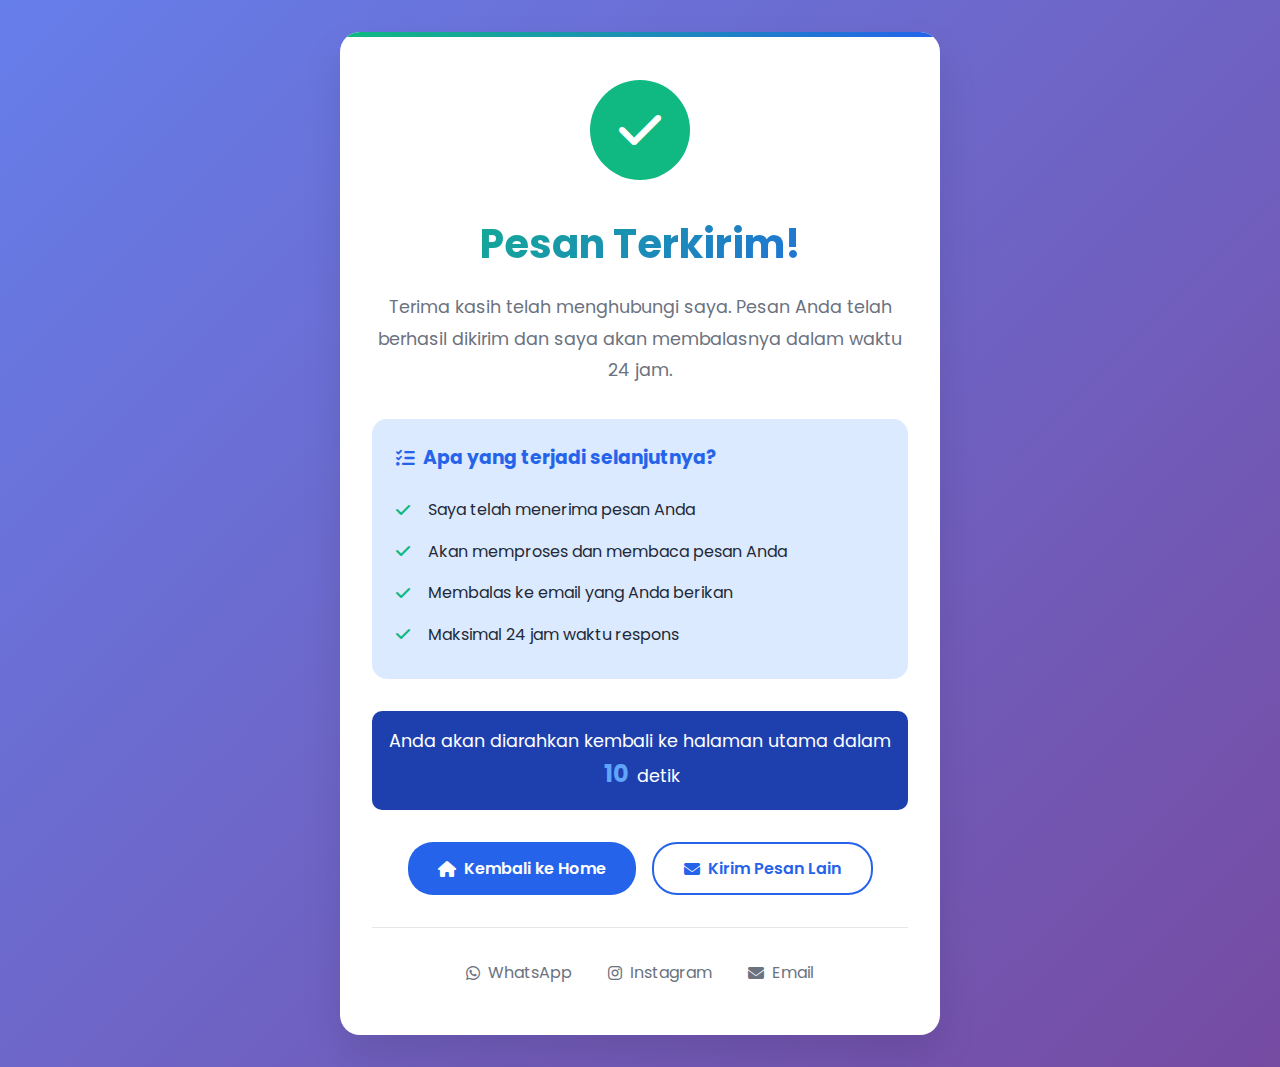
<file: thankyou.html>
<!DOCTYPE html>
<html lang="id">
<head>
    <meta charset="UTF-8">
    <meta name="viewport" content="width=device-width, initial-scale=1.0">
    <title>Terima Kasih - Pesan Terkirim</title>
    <link rel="stylesheet" href="https://cdnjs.cloudflare.com/ajax/libs/font-awesome/6.4.0/css/all.min.css">
    <link href="https://fonts.googleapis.com/css2?family=Poppins:wght@300;400;500;600;700&display=swap" rel="stylesheet">
    <style>
        * {
            margin: 0;
            padding: 0;
            box-sizing: border-box;
        }

        :root {
            --primary-blue: #2563eb;
            --secondary-blue: #3b82f6;
            --accent-blue: #60a5fa;
            --dark-blue: #1e40af;
            --light-blue: #dbeafe;
            --text-dark: #1f2937;
            --text-light: #6b7280;
            --white: #ffffff;
            --success-green: #10b981;
            --gradient: linear-gradient(135deg, #667eea 0%, #764ba2 100%);
        }

        body {
            font-family: 'Poppins', sans-serif;
            background: var(--gradient);
            min-height: 100vh;
            display: flex;
            justify-content: center;
            align-items: center;
            color: var(--text-dark);
            line-height: 1.6;
        }

        .container {
            max-width: 600px;
            margin: 2rem;
            text-align: center;
        }

        .success-card {
            background: var(--white);
            padding: 3rem 2rem;
            border-radius: 20px;
            box-shadow: 0 20px 40px rgba(0,0,0,0.1);
            position: relative;
            overflow: hidden;
        }

        .success-card::before {
            content: '';
            position: absolute;
            top: 0;
            left: 0;
            width: 100%;
            height: 5px;
            background: linear-gradient(90deg, var(--success-green), var(--primary-blue));
        }

        .success-icon {
            width: 100px;
            height: 100px;
            background: var(--success-green);
            border-radius: 50%;
            display: flex;
            align-items: center;
            justify-content: center;
            margin: 0 auto 2rem;
            animation: bounce 1s ease-in-out;
        }

        .success-icon i {
            font-size: 3rem;
            color: var(--white);
        }

        @keyframes bounce {
            0%, 20%, 50%, 80%, 100% {
                transform: translateY(0);
            }
            40% {
                transform: translateY(-10px);
            }
            60% {
                transform: translateY(-5px);
            }
        }

        .success-title {
            font-size: 2.5rem;
            color: var(--success-green);
            margin-bottom: 1rem;
            background: linear-gradient(135deg, var(--success-green), var(--primary-blue));
            -webkit-background-clip: text;
            -webkit-text-fill-color: transparent;
            background-clip: text;
        }

        .success-message {
            font-size: 1.1rem;
            color: var(--text-light);
            margin-bottom: 2rem;
            line-height: 1.8;
        }

        .next-steps {
            background: var(--light-blue);
            padding: 1.5rem;
            border-radius: 15px;
            margin: 2rem 0;
            text-align: left;
        }

        .next-steps h3 {
            color: var(--primary-blue);
            margin-bottom: 1rem;
            display: flex;
            align-items: center;
            gap: 0.5rem;
        }

        .next-steps ul {
            list-style: none;
            padding-left: 0;
        }

        .next-steps li {
            padding: 0.5rem 0;
            display: flex;
            align-items: center;
            gap: 0.75rem;
        }

        .next-steps li i {
            color: var(--success-green);
            width: 20px;
        }

        .countdown {
            background: var(--dark-blue);
            color: var(--white);
            padding: 1rem;
            border-radius: 10px;
            margin: 2rem 0;
            font-size: 1.1rem;
        }

        .countdown-number {
            font-size: 1.5rem;
            font-weight: bold;
            color: var(--accent-blue);
            margin: 0 0.25rem;
        }

        .action-buttons {
            display: flex;
            gap: 1rem;
            justify-content: center;
            flex-wrap: wrap;
            margin-top: 2rem;
        }

        .btn {
            padding: 12px 30px;
            border: none;
            border-radius: 25px;
            font-weight: 600;
            cursor: pointer;
            transition: all 0.3s ease;
            text-decoration: none;
            display: inline-flex;
            align-items: center;
            gap: 0.5rem;
        }

        .btn-primary {
            background: var(--primary-blue);
            color: var(--white);
        }

        .btn-primary:hover {
            background: var(--dark-blue);
            transform: translateY(-2px);
            box-shadow: 0 5px 15px rgba(37, 99, 235, 0.3);
        }

        .btn-secondary {
            background: transparent;
            color: var(--primary-blue);
            border: 2px solid var(--primary-blue);
        }

        .btn-secondary:hover {
            background: var(--light-blue);
            transform: translateY(-2px);
        }

        .contact-info {
            margin-top: 2rem;
            padding-top: 2rem;
            border-top: 1px solid #e5e7eb;
        }

        .contact-item {
            display: inline-flex;
            align-items: center;
            gap: 0.5rem;
            margin: 0 1rem;
            color: var(--text-light);
            text-decoration: none;
        }

        .contact-item:hover {
            color: var(--primary-blue);
        }

        /* Animations */
        @keyframes fadeInUp {
            from {
                opacity: 0;
                transform: translateY(30px);
            }
            to {
                opacity: 1;
                transform: translateY(0);
            }
        }

        .success-card {
            animation: fadeInUp 0.8s ease-out;
        }

        /* Responsive */
        @media (max-width: 768px) {
            .container {
                margin: 1rem;
            }

            .success-card {
                padding: 2rem 1rem;
            }

            .success-title {
                font-size: 2rem;
            }

            .action-buttons {
                flex-direction: column;
                align-items: center;
            }

            .btn {
                width: 100%;
                max-width: 250px;
                justify-content: center;
            }
        }
    </style>
</head>
<body>
    <div class="container">
        <div class="success-card">
            <div class="success-icon">
                <i class="fas fa-check"></i>
            </div>
            
            <h1 class="success-title">Pesan Terkirim!</h1>
            
            <p class="success-message">
                Terima kasih telah menghubungi saya. Pesan Anda telah berhasil dikirim dan saya akan membalasnya dalam waktu 24 jam.
            </p>

            <div class="next-steps">
                <h3><i class="fas fa-list-check"></i> Apa yang terjadi selanjutnya?</h3>
                <ul>
                    <li><i class="fas fa-check"></i> Saya telah menerima pesan Anda</li>
                    <li><i class="fas fa-check"></i> Akan memproses dan membaca pesan Anda</li>
                    <li><i class="fas fa-check"></i> Membalas ke email yang Anda berikan</li>
                    <li><i class="fas fa-check"></i> Maksimal 24 jam waktu respons</li>
                </ul>
            </div>

            <div class="countdown">
                <p>Anda akan diarahkan kembali ke halaman utama dalam <span class="countdown-number" id="countdown">10</span> detik</p>
            </div>

            <div class="action-buttons">
                <a href="index.html" class="btn btn-primary">
                    <i class="fas fa-home"></i> Kembali ke Home
                </a>
                <a href="#contact" class="btn btn-secondary">
                    <i class="fas fa-envelope"></i> Kirim Pesan Lain
                </a>
            </div>

            <div class="contact-info">
                <a href="https://wa.me/6281234567890" class="contact-item" target="_blank">
                    <i class="fab fa-whatsapp"></i> WhatsApp
                </a>
                <a href="https://instagram.com/username" class="contact-item" target="_blank">
                    <i class="fab fa-instagram"></i> Instagram
                </a>
                <a href="mailto:email@example.com" class="contact-item">
                    <i class="fas fa-envelope"></i> Email
                </a>
            </div>
        </div>
    </div>

    <script>
        // Countdown timer
        let countdown = 10;
        const countdownElement = document.getElementById('countdown');
        
        const timer = setInterval(() => {
            countdown--;
            countdownElement.textContent = countdown;
            
            if (countdown === 0) {
                clearInterval(timer);
                window.location.href = 'index.html';
            }
        }, 1000);

        // Skip countdown jika user klik tombol
        document.querySelectorAll('.btn').forEach(btn => {
            btn.addEventListener('click', () => {
                clearInterval(timer);
            });
        });

        // Confetti effect (optional)
        function createConfetti() {
            const colors = ['#2563eb', '#3b82f6', '#60a5fa', '#10b981', '#8b5cf6'];
            
            for (let i = 0; i < 50; i++) {
                const confetti = document.createElement('div');
                confetti.style.cssText = `
                    position: fixed;
                    width: 10px;
                    height: 10px;
                    background: ${colors[Math.floor(Math.random() * colors.length)]};
                    border-radius: 50%;
                    top: -10px;
                    left: ${Math.random() * 100}%;
                    animation: fall ${Math.random() * 3 + 2}s linear forwards;
                    z-index: 9999;
                `;
                
                document.body.appendChild(confetti);
                
                setTimeout(() => confetti.remove(), 5000);
            }
        }

        // Tambahkan style untuk animasi confetti
        const style = document.createElement('style');
        style.textContent = `
            @keyframes fall {
                to {
                    transform: translateY(100vh) rotate(${Math.random() * 360}deg);
                    opacity: 0;
                }
            }
        `;
        document.head.appendChild(style);

        // Jalankan confetti saat halaman load
        window.addEventListener('load', () => {
            createConfetti();
            setTimeout(createConfetti, 500);
            setTimeout(createConfetti, 1000);
        });
    </script>
</body>
</html>
</file>
